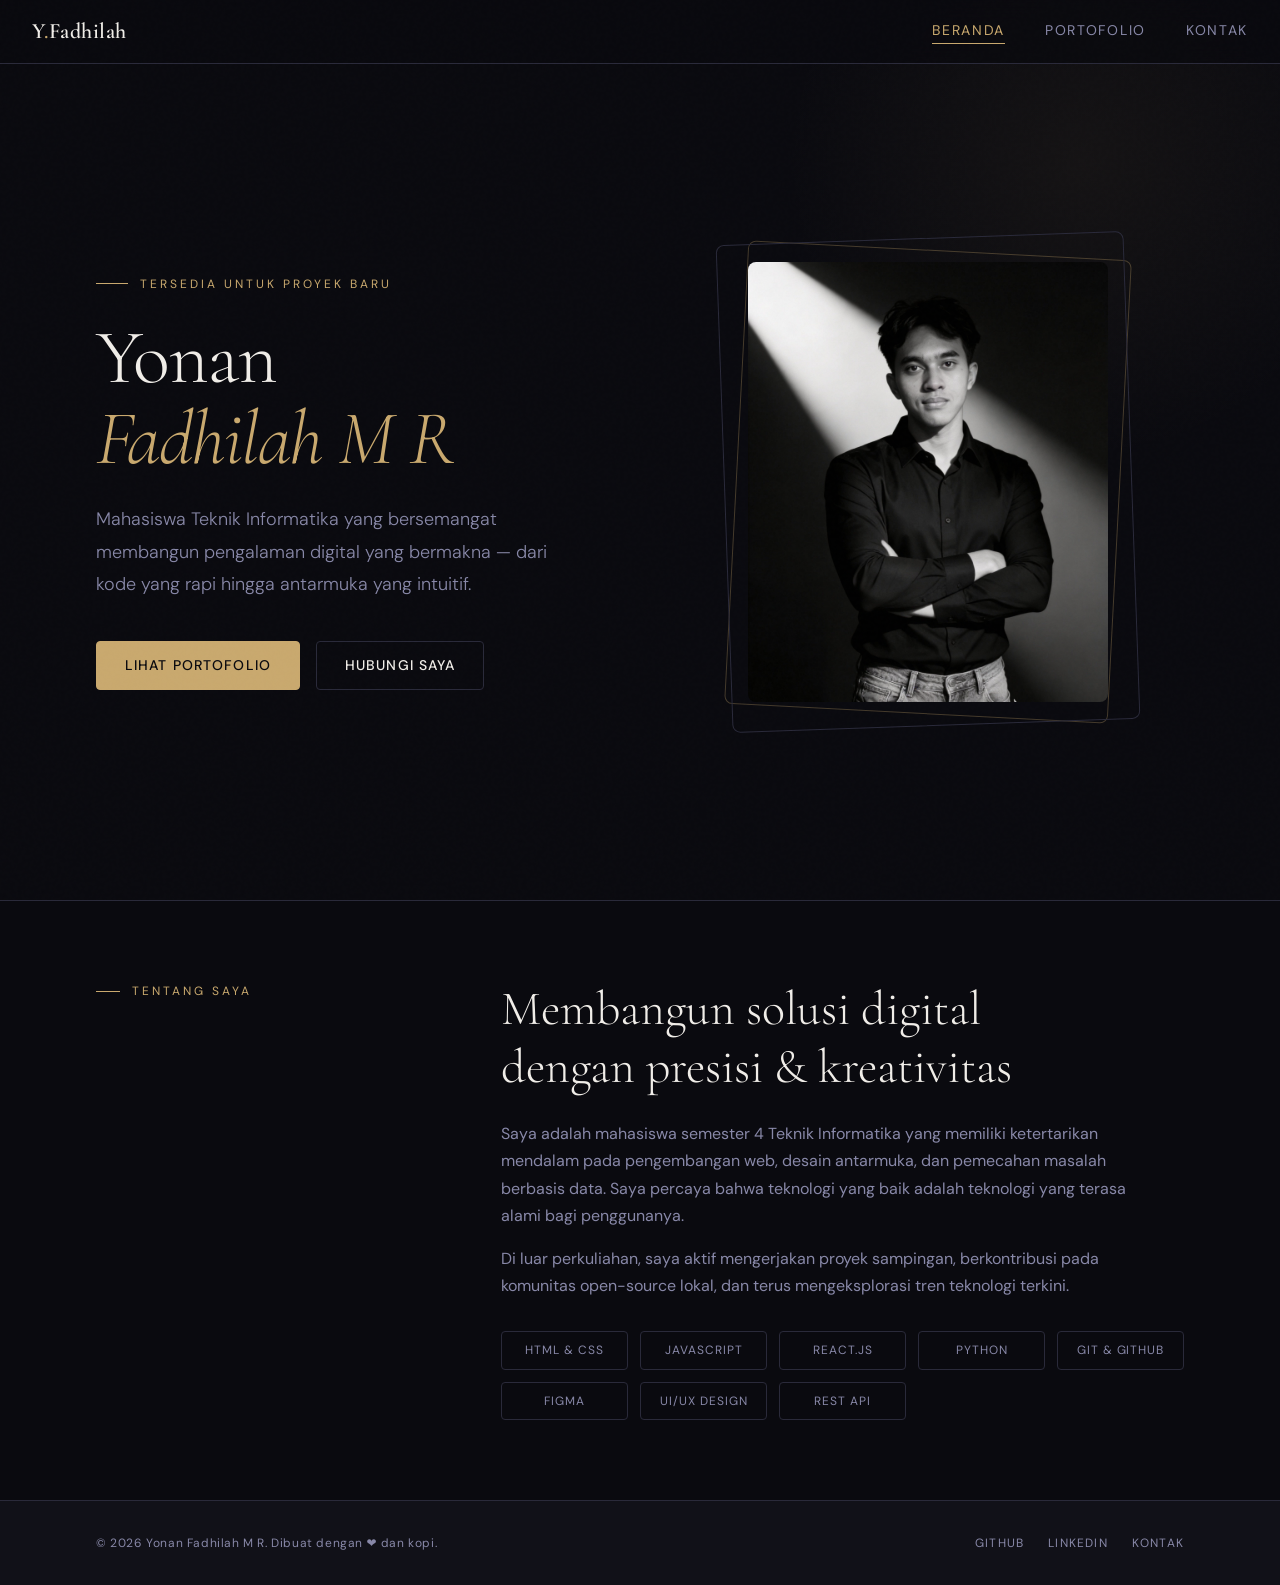
<file: index.html>
<!DOCTYPE html>
<html lang="id">
<head>
  <meta charset="UTF-8">
  <meta name="viewport" content="width=device-width, initial-scale=1.0">
  <meta name="description" content="Portofolio pribadi Yonan Fadhilah M R — Mahasiswa Teknik Informatika yang berfokus pada pengembangan web dan desain UI/UX.">
  <title>Yonan Fadhilah M R — Portfolio</title>
  <link rel="icon" type="image/svg+xml" href="favicon.svg">
  <link rel="stylesheet" href="main.css">
</head>
<body>
 
  <!-- ── HEADER ── -->
  <header>
    <a href="index.html" class="header__logo" aria-label="Kembali ke halaman utama">Y<span>.</span>Fadhilah</a>
 
    <button class="nav__toggle" aria-label="Buka navigasi" aria-expanded="false" onclick="toggleNav(this)">
      <span></span>
      <span></span>
      <span></span>
    </button>
 
    <nav id="main-nav" aria-label="Navigasi utama">
      <a href="index.html"      class="nav__link active">Beranda</a>
      <a href="portofolio.html"  class="nav__link">Portofolio</a>
      <a href="contact.html"    class="nav__link">Kontak</a>
    </nav>
  </header>
 
  <!-- ── MAIN ── -->
  <main>
 
    <!-- Hero Section -->
    <section class="hero" aria-label="Perkenalan">
      <div class="hero__content">
        <p class="hero__eyebrow">Tersedia untuk proyek baru</p>
        <h1 class="hero__name">
          Yonan<br><em>Fadhilah M R</em>
        </h1>
        <p class="hero__tagline">
          Mahasiswa Teknik Informatika yang bersemangat membangun
          pengalaman digital yang bermakna — dari kode yang rapi
          hingga antarmuka yang intuitif.
        </p>
        <div class="hero__cta">
          <a href="portfolio.html" class="btn btn--primary">Lihat Portofolio</a>
          <a href="contact.html"   class="btn btn--outline">Hubungi Saya</a>
        </div>
      </div>
 
      <div class="hero__visual">
        <div class="hero__photo-frame">
          <img class="hero__photo" src="foto-profil.jpeg" alt="Foto profil Yonan Fadhilah M R">
        </div>
      </div>
    </section>
 
    <!-- About Strip -->
    <section class="about-strip" aria-label="Tentang saya">
      <div>
        <p class="section-label">Tentang Saya</p>
      </div>
      <div class="about__body">
        <h2 class="about__heading">
          Membangun solusi digital<br>dengan presisi &amp; kreativitas
        </h2>
        <p>
          Saya adalah mahasiswa semester 4 Teknik Informatika yang memiliki ketertarikan mendalam
          pada pengembangan web, desain antarmuka, dan pemecahan masalah berbasis data. Saya percaya
          bahwa teknologi yang baik adalah teknologi yang terasa alami bagi penggunanya.
        </p>
        <p>
          Di luar perkuliahan, saya aktif mengerjakan proyek sampingan, berkontribusi pada komunitas
          open-source lokal, dan terus mengeksplorasi tren teknologi terkini.
        </p>
 
        <div class="skills-grid" aria-label="Keahlian teknis">
          <span class="skill-tag">HTML &amp; CSS</span>
          <span class="skill-tag">JavaScript</span>
          <span class="skill-tag">React.js</span>
          <span class="skill-tag">Python</span>
          <span class="skill-tag">Git &amp; GitHub</span>
          <span class="skill-tag">Figma</span>
          <span class="skill-tag">UI/UX Design</span>
          <span class="skill-tag">REST API</span>
        </div>
      </div>
    </section>
 
  </main>
 
  <!-- ── FOOTER ── -->
  <footer>
    <p class="footer__copy">&copy; 2026 Yonan Fadhilah M R. Dibuat dengan ❤ dan kopi.</p>
    <nav class="footer__links" aria-label="Tautan sosial">
      <a href="https://github.com"    class="footer__link" target="_blank" rel="noopener noreferrer">GitHub</a>
      <a href="https://linkedin.com"  class="footer__link" target="_blank" rel="noopener noreferrer">LinkedIn</a>
      <a href="contact.html"          class="footer__link">Kontak</a>
    </nav>
  </footer>
 
  <script>
    function toggleNav(btn) {
      const nav = document.getElementById('main-nav');
      const isOpen = nav.classList.toggle('open');
      btn.setAttribute('aria-expanded', isOpen);
    }
  </script>
</body>
</html>
</file>
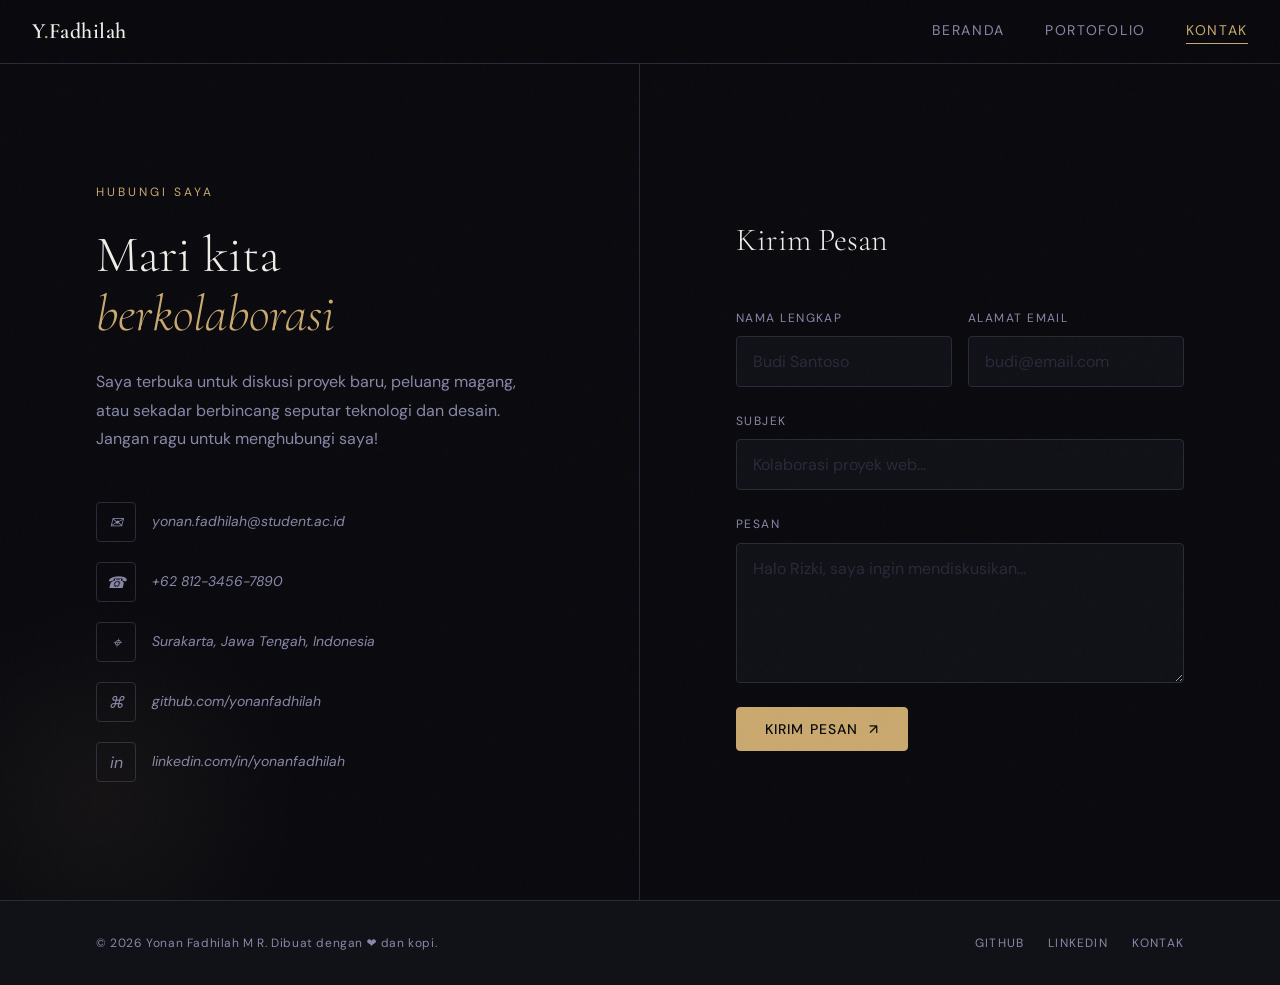
<file: contact.html>
<!DOCTYPE html>
<html lang="id">
<head>
  <meta charset="UTF-8">
  <meta name="viewport" content="width=device-width, initial-scale=1.0">
  <meta name="description" content="Hubungi Yonan Fadhilah M R untuk kolaborasi proyek, pertanyaan, atau sekadar menyapa.">
  <title>Kontak — Yonan Fadhilah M R</title>
  <link rel="icon" type="image/svg+xml" href="favicon.svg">
  <link rel="stylesheet" href="main.css">
</head>
<body>

  <!-- ── HEADER ── -->
  <header>
    <a href="index.html" class="header__logo" aria-label="Kembali ke halaman utama">Y<span>.</span>Fadhilah</a>

    <button class="nav__toggle" aria-label="Buka navigasi" aria-expanded="false" onclick="toggleNav(this)">
      <span></span>
      <span></span>
      <span></span>
    </button>

    <nav id="main-nav" aria-label="Navigasi utama">
      <a href="index.html"      class="nav__link">Beranda</a>
      <a href="portfolio.html"  class="nav__link">Portofolio</a>
      <a href="contact.html"    class="nav__link active">Kontak</a>
    </nav>
  </header>

  <!-- ── MAIN ── -->
  <main>
    <div class="contact-layout">

      <!-- Info Side -->
      <section class="contact-info" aria-label="Informasi kontak">
        <p class="contact-info__eyebrow">Hubungi Saya</p>
        <h1 class="contact-info__title">
          Mari kita<br><em>berkolaborasi</em>
        </h1>
        <p class="contact-info__body">
          Saya terbuka untuk diskusi proyek baru, peluang magang,
          atau sekadar berbincang seputar teknologi dan desain.
          Jangan ragu untuk menghubungi saya!
        </p>

        <address class="contact-details">
          <a href="mailto:yonan.fadhilah@student.ac.id" class="contact-detail">
            <span class="contact-detail__icon" aria-hidden="true">✉</span>
            <span>yonan.fadhilah@student.ac.id</span>
          </a>
          <a href="tel:+6281234567890" class="contact-detail">
            <span class="contact-detail__icon" aria-hidden="true">☎</span>
            <span>+62 812-3456-7890</span>
          </a>
          <span class="contact-detail">
            <span class="contact-detail__icon" aria-hidden="true">⌖</span>
            <span>Surakarta, Jawa Tengah, Indonesia</span>
          </span>
          <a href="https://github.com/yonanfadhilah" class="contact-detail" target="_blank" rel="noopener noreferrer">
            <span class="contact-detail__icon" aria-hidden="true">⌘</span>
            <span>github.com/yonanfadhilah</span>
          </a>
          <a href="https://linkedin.com/in/yonanfadhilah" class="contact-detail" target="_blank" rel="noopener noreferrer">
            <span class="contact-detail__icon" aria-hidden="true">in</span>
            <span>linkedin.com/in/yonanfadhilah</span>
          </a>
        </address>
      </section>

      <!-- Form Side -->
      <section class="contact-form-wrap" aria-label="Formulir kontak">
        <h2>Kirim Pesan</h2>

        <!-- Form tidak fungsional — hanya desain sesuai spesifikasi tugas -->
        <div role="form" aria-label="Formulir kirim pesan">

          <div class="form-grid">
            <div class="form-group">
              <label for="nama">Nama Lengkap</label>
              <input
                type="text"
                id="nama"
                name="nama"
                class="form-control"
                placeholder="Budi Santoso"
                autocomplete="name"
              >
            </div>
            <div class="form-group">
              <label for="email">Alamat Email</label>
              <input
                type="email"
                id="email"
                name="email"
                class="form-control"
                placeholder="budi@email.com"
                autocomplete="email"
              >
            </div>
          </div>

          <div class="form-group">
            <label for="subjek">Subjek</label>
            <input
              type="text"
              id="subjek"
              name="subjek"
              class="form-control"
              placeholder="Kolaborasi proyek web..."
            >
          </div>

          <div class="form-group">
            <label for="pesan">Pesan</label>
            <textarea
              id="pesan"
              name="pesan"
              class="form-control"
              placeholder="Halo Rizki, saya ingin mendiskusikan..."
              aria-describedby="pesan-hint"
            ></textarea>
            <span id="pesan-hint" style="display:none">Tulis pesan Anda di sini</span>
          </div>

          <button type="button" class="btn btn--primary">
            Kirim Pesan &nbsp;↗
          </button>

        </div>
      </section>

    </div>
  </main>

  <!-- ── FOOTER ── -->
  <footer>
    <p class="footer__copy">&copy; 2026 Yonan Fadhilah M R. Dibuat dengan ❤ dan kopi.</p>
    <nav class="footer__links" aria-label="Tautan sosial">
      <a href="https://github.com"    class="footer__link" target="_blank" rel="noopener noreferrer">GitHub</a>
      <a href="https://linkedin.com"  class="footer__link" target="_blank" rel="noopener noreferrer">LinkedIn</a>
      <a href="contact.html"          class="footer__link">Kontak</a>
    </nav>
  </footer>

  <script>
    function toggleNav(btn) {
      const nav = document.getElementById('main-nav');
      const isOpen = nav.classList.toggle('open');
      btn.setAttribute('aria-expanded', isOpen);
    }
  </script>
</body>
</html>
</file>
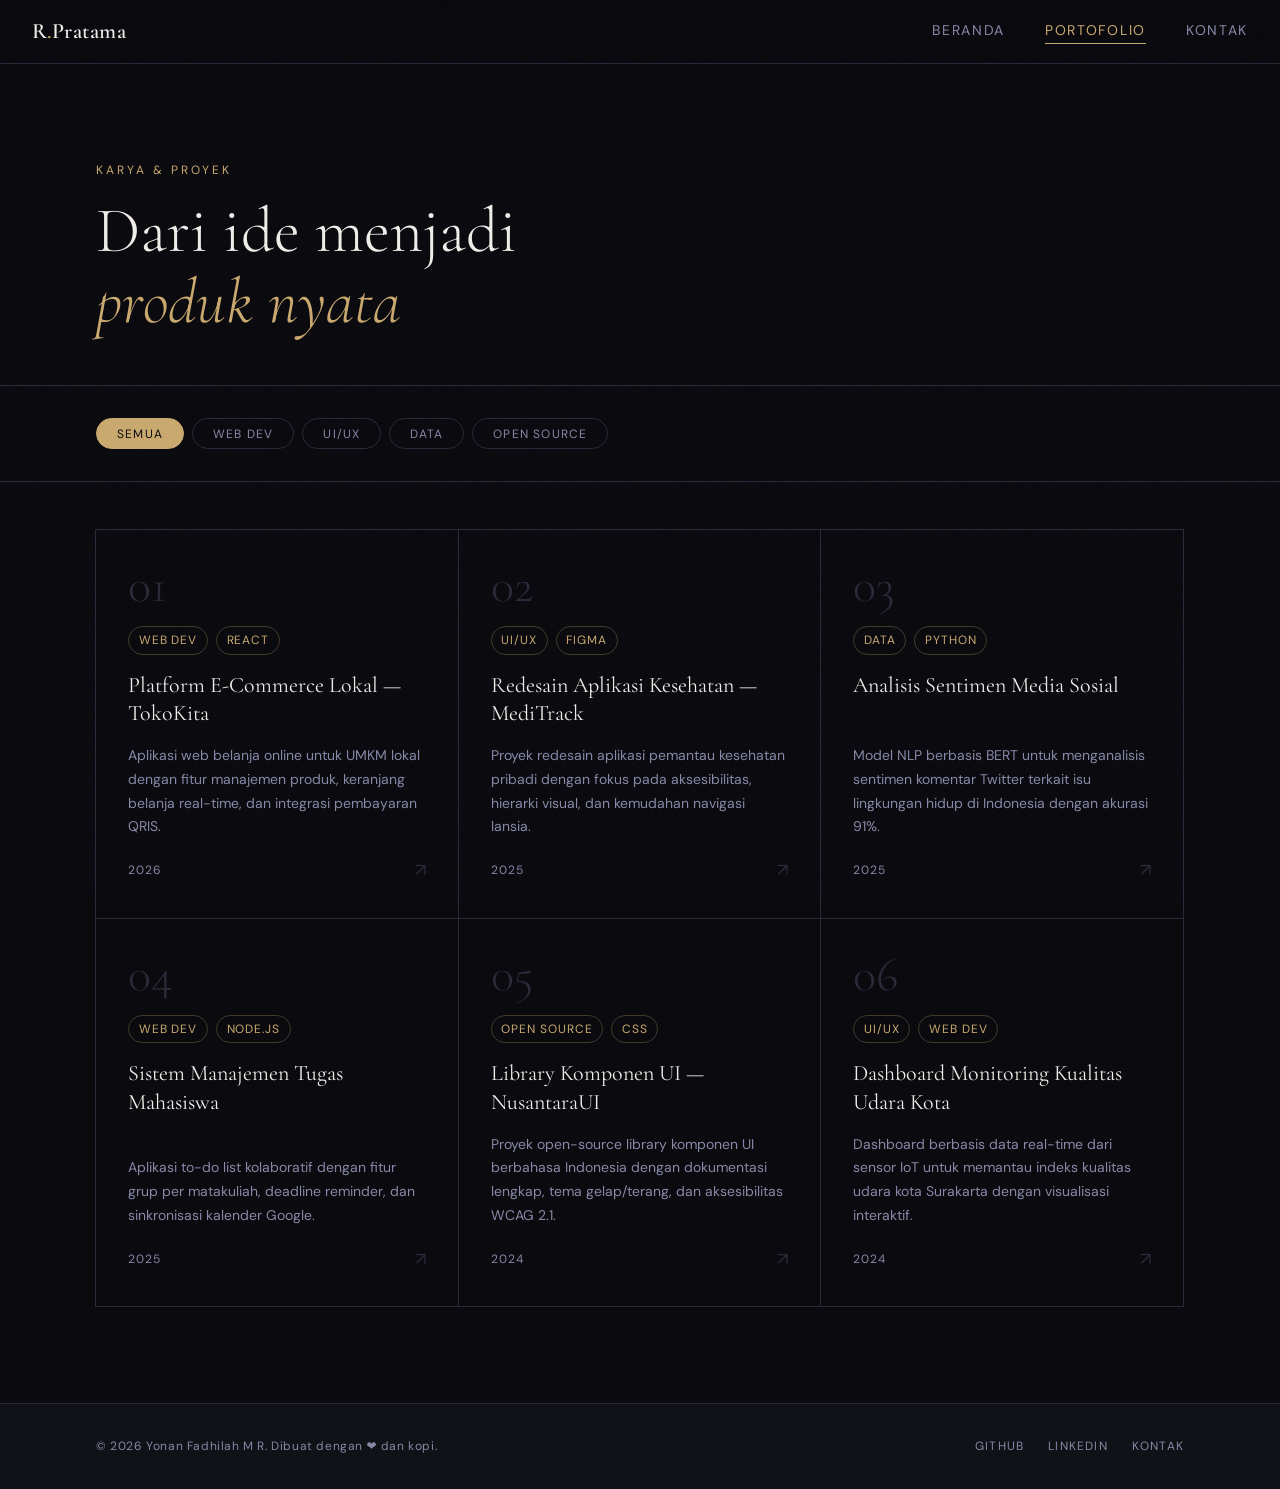
<file: portofolio.html>
<!DOCTYPE html>
<html lang="id">
<head>
  <meta charset="UTF-8">
  <meta name="viewport" content="width=device-width, initial-scale=1.0">
  <meta name="description" content="Kumpulan proyek dan pengalaman Yonan Fadhilah M R dalam pengembangan web, desain UI/UX, dan teknologi informasi.">
  <title>Portofolio — Yonan Fadhilah M R</title>
  <link rel="icon" type="image/svg+xml" href="favicon.svg">
  <link rel="stylesheet" href="main.css">
</head>
<body>
 
  <!-- ── HEADER ── -->
  <header>
    <a href="index.html" class="header__logo" aria-label="Kembali ke halaman utama">R<span>.</span>Pratama</a>
 
    <button class="nav__toggle" aria-label="Buka navigasi" aria-expanded="false" onclick="toggleNav(this)">
      <span></span>
      <span></span>
      <span></span>
    </button>
 
    <nav id="main-nav" aria-label="Navigasi utama">
      <a href="index.html"      class="nav__link">Beranda</a>
      <a href="portfolio.html"  class="nav__link active">Portofolio</a>
      <a href="contact.html"    class="nav__link">Kontak</a>
    </nav>
  </header>
 
  <!-- ── MAIN ── -->
  <main>
 
    <!-- Page Hero -->
    <section class="page-hero" aria-label="Judul halaman portofolio">
      <p class="page-hero__kicker">Karya &amp; Proyek</p>
      <h1 class="page-hero__title">
        Dari ide menjadi<br><em>produk nyata</em>
      </h1>
    </section>
 
    <!-- Filter -->
    <div class="portfolio-filter" role="group" aria-label="Filter kategori proyek">
      <button class="filter-btn active" aria-pressed="true">Semua</button>
      <button class="filter-btn" aria-pressed="false">Web Dev</button>
      <button class="filter-btn" aria-pressed="false">UI/UX</button>
      <button class="filter-btn" aria-pressed="false">Data</button>
      <button class="filter-btn" aria-pressed="false">Open Source</button>
    </div>
 
    <!-- Projects Grid -->
    <section class="projects-grid" aria-label="Daftar proyek">
 
      <!-- Project 1 -->
      <article class="project-card">
        <span class="project-card__number" aria-hidden="true">01</span>
        <div class="project-card__tags">
          <span class="tag">Web Dev</span>
          <span class="tag">React</span>
        </div>
        <h2 class="project-card__title">
          Platform E-Commerce Lokal — TokoKita
        </h2>
        <p class="project-card__desc">
          Aplikasi web belanja online untuk UMKM lokal dengan fitur manajemen produk,
          keranjang belanja real-time, dan integrasi pembayaran QRIS.
        </p>
        <div class="project-card__footer">
          <span class="project-card__year">2026</span>
          <span class="project-card__arrow" aria-hidden="true">↗</span>
        </div>
      </article>
 
      <!-- Project 2 -->
      <article class="project-card">
        <span class="project-card__number" aria-hidden="true">02</span>
        <div class="project-card__tags">
          <span class="tag">UI/UX</span>
          <span class="tag">Figma</span>
        </div>
        <h2 class="project-card__title">
          Redesain Aplikasi Kesehatan — MediTrack
        </h2>
        <p class="project-card__desc">
          Proyek redesain aplikasi pemantau kesehatan pribadi dengan fokus pada
          aksesibilitas, hierarki visual, dan kemudahan navigasi lansia.
        </p>
        <div class="project-card__footer">
          <span class="project-card__year">2025</span>
          <span class="project-card__arrow" aria-hidden="true">↗</span>
        </div>
      </article>
 
      <!-- Project 3 -->
      <article class="project-card">
        <span class="project-card__number" aria-hidden="true">03</span>
        <div class="project-card__tags">
          <span class="tag">Data</span>
          <span class="tag">Python</span>
        </div>
        <h2 class="project-card__title">
          Analisis Sentimen Media Sosial
        </h2>
        <p class="project-card__desc">
          Model NLP berbasis BERT untuk menganalisis sentimen komentar Twitter
          terkait isu lingkungan hidup di Indonesia dengan akurasi 91%.
        </p>
        <div class="project-card__footer">
          <span class="project-card__year">2025</span>
          <span class="project-card__arrow" aria-hidden="true">↗</span>
        </div>
      </article>
 
      <!-- Project 4 -->
      <article class="project-card">
        <span class="project-card__number" aria-hidden="true">04</span>
        <div class="project-card__tags">
          <span class="tag">Web Dev</span>
          <span class="tag">Node.js</span>
        </div>
        <h2 class="project-card__title">
          Sistem Manajemen Tugas Mahasiswa
        </h2>
        <p class="project-card__desc">
          Aplikasi to-do list kolaboratif dengan fitur grup per matakuliah,
          deadline reminder, dan sinkronisasi kalender Google.
        </p>
        <div class="project-card__footer">
          <span class="project-card__year">2025</span>
          <span class="project-card__arrow" aria-hidden="true">↗</span>
        </div>
      </article>
 
      <!-- Project 5 -->
      <article class="project-card">
        <span class="project-card__number" aria-hidden="true">05</span>
        <div class="project-card__tags">
          <span class="tag">Open Source</span>
          <span class="tag">CSS</span>
        </div>
        <h2 class="project-card__title">
          Library Komponen UI — NusantaraUI
        </h2>
        <p class="project-card__desc">
          Proyek open-source library komponen UI berbahasa Indonesia dengan
          dokumentasi lengkap, tema gelap/terang, dan aksesibilitas WCAG 2.1.
        </p>
        <div class="project-card__footer">
          <span class="project-card__year">2024</span>
          <span class="project-card__arrow" aria-hidden="true">↗</span>
        </div>
      </article>
 
      <!-- Project 6 -->
      <article class="project-card">
        <span class="project-card__number" aria-hidden="true">06</span>
        <div class="project-card__tags">
          <span class="tag">UI/UX</span>
          <span class="tag">Web Dev</span>
        </div>
        <h2 class="project-card__title">
          Dashboard Monitoring Kualitas Udara Kota
        </h2>
        <p class="project-card__desc">
          Dashboard berbasis data real-time dari sensor IoT untuk memantau
          indeks kualitas udara kota Surakarta dengan visualisasi interaktif.
        </p>
        <div class="project-card__footer">
          <span class="project-card__year">2024</span>
          <span class="project-card__arrow" aria-hidden="true">↗</span>
        </div>
      </article>
 
    </section>
  </main>
 
  <!-- ── FOOTER ── -->
  <footer>
    <p class="footer__copy">&copy; 2026 Yonan Fadhilah M R. Dibuat dengan ❤ dan kopi.</p>
    <nav class="footer__links" aria-label="Tautan sosial">
      <a href="https://github.com"    class="footer__link" target="_blank" rel="noopener noreferrer">GitHub</a>
      <a href="https://linkedin.com"  class="footer__link" target="_blank" rel="noopener noreferrer">LinkedIn</a>
      <a href="contact.html"          class="footer__link">Kontak</a>
    </nav>
  </footer>
 
  <script>
    function toggleNav(btn) {
      const nav = document.getElementById('main-nav');
      const isOpen = nav.classList.toggle('open');
      btn.setAttribute('aria-expanded', isOpen);
    }
 
    // Filter button interaction
    document.querySelectorAll('.filter-btn').forEach(btn => {
      btn.addEventListener('click', function() {
        document.querySelectorAll('.filter-btn').forEach(b => {
          b.classList.remove('active');
          b.setAttribute('aria-pressed', 'false');
        });
        this.classList.add('active');
        this.setAttribute('aria-pressed', 'true');
      });
    });
  </script>
</body>
</html>
</file>
<file: main.css>
@import url('https://fonts.googleapis.com/css2?family=Cormorant+Garamond:ital,wght@0,300;0,400;0,600;1,300;1,400&family=DM+Sans:ital,opsz,wght@0,9..40,300;0,9..40,400;0,9..40,500;1,9..40,300&display=swap');

/* ── CSS Variables ── */
:root {
  --clr-bg:        #0a0a0f;
  --clr-surface:   #111118;
  --clr-surface2:  #1a1a26;
  --clr-border:    #2a2a3a;
  --clr-text:      #f0ede8;
  --clr-muted:     #8888a8;
  --clr-accent:    #c9a96e;
  --clr-accent2:   #e8c98a;
  --clr-white:     #ffffff;

  --ff-display:    'Cormorant Garamond', Georgia, serif;
  --ff-body:       'DM Sans', system-ui, sans-serif;

  --fs-xs:   0.75rem;
  --fs-sm:   0.875rem;
  --fs-base: 1rem;
  --fs-lg:   1.125rem;
  --fs-xl:   1.375rem;
  --fs-2xl:  2rem;
  --fs-3xl:  3rem;
  --fs-4xl:  4.5rem;
  --fs-5xl:  6.5rem;

  --radius-sm: 4px;
  --radius-md: 8px;
  --radius-lg: 16px;

  --transition: 0.35s cubic-bezier(0.4, 0, 0.2, 1);
  --shadow: 0 8px 32px rgba(0,0,0,0.6);
}

/* ── Reset ── */
*, *::before, *::after {
  box-sizing: border-box;
  margin: 0;
  padding: 0;
}

html {
  scroll-behavior: smooth;
  font-size: 16px;
}

body {
  background-color: var(--clr-bg);
  color: var(--clr-text);
  font-family: var(--ff-body);
  font-size: var(--fs-base);
  line-height: 1.7;
  min-height: 100vh;
  display: flex;
  flex-direction: column;
  overflow-x: hidden;
}

img {
  max-width: 100%;
  display: block;
}

a {
  color: inherit;
  text-decoration: none;
}

ul, ol {
  list-style: none;
}

/* ── Noise texture overlay ── */
body::before {
  content: '';
  position: fixed;
  inset: 0;
  background-image: url("data:image/svg+xml,%3Csvg viewBox='0 0 256 256' xmlns='http://www.w3.org/2000/svg'%3E%3Cfilter id='noise'%3E%3CfeTurbulence type='fractalNoise' baseFrequency='0.9' numOctaves='4' stitchTiles='stitch'/%3E%3C/filter%3E%3Crect width='100%25' height='100%25' filter='url(%23noise)' opacity='0.03'/%3E%3C/svg%3E");
  pointer-events: none;
  z-index: 999;
  opacity: 0.4;
}

/* ============================================================
   HEADER & NAVIGATION
   ============================================================ */
header {
  position: fixed;
  top: 0;
  left: 0;
  right: 0;
  z-index: 100;
  padding: 0 2rem;
  background: rgba(10, 10, 15, 0.85);
  backdrop-filter: blur(12px);
  -webkit-backdrop-filter: blur(12px);
  border-bottom: 1px solid var(--clr-border);
  height: 64px;
  display: flex;
  align-items: center;
  justify-content: space-between;
}

.header__logo {
  font-family: var(--ff-display);
  font-size: var(--fs-xl);
  font-weight: 600;
  letter-spacing: 0.02em;
  color: var(--clr-text);
  transition: color var(--transition);
}

.header__logo span {
  color: var(--clr-accent);
}

.header__logo:hover {
  color: var(--clr-accent);
}

nav {
  display: flex;
  align-items: center;
  gap: 2.5rem;
}

.nav__link {
  font-size: var(--fs-sm);
  font-weight: 400;
  letter-spacing: 0.12em;
  text-transform: uppercase;
  color: var(--clr-muted);
  position: relative;
  padding-bottom: 2px;
  transition: color var(--transition);
}

.nav__link::after {
  content: '';
  position: absolute;
  bottom: 0;
  left: 0;
  width: 0;
  height: 1px;
  background: var(--clr-accent);
  transition: width var(--transition);
}

.nav__link:hover,
.nav__link.active {
  color: var(--clr-accent);
}

.nav__link:hover::after,
.nav__link.active::after {
  width: 100%;
}

/* Hamburger (mobile) */
.nav__toggle {
  display: none;
  flex-direction: column;
  gap: 5px;
  cursor: pointer;
  background: none;
  border: none;
  padding: 4px;
}

.nav__toggle span {
  display: block;
  width: 24px;
  height: 2px;
  background: var(--clr-text);
  border-radius: 2px;
  transition: all var(--transition);
}

/* ============================================================
   MAIN CONTENT
   ============================================================ */
main {
  flex: 1;
  padding-top: 64px; /* offset for fixed header */
}

/* ============================================================
   HERO SECTION (index.html)
   ============================================================ */
.hero {
  min-height: calc(100vh - 64px);
  display: grid;
  grid-template-columns: 1fr 1fr;
  align-items: center;
  padding: 4rem 6rem;
  gap: 4rem;
  position: relative;
}

.hero::before {
  content: '';
  position: absolute;
  top: -200px;
  right: -100px;
  width: 600px;
  height: 600px;
  background: radial-gradient(circle, rgba(201, 169, 110, 0.06) 0%, transparent 70%);
  pointer-events: none;
}

.hero__eyebrow {
  font-size: var(--fs-xs);
  letter-spacing: 0.25em;
  text-transform: uppercase;
  color: var(--clr-accent);
  margin-bottom: 1.5rem;
  display: flex;
  align-items: center;
  gap: 0.75rem;
}

.hero__eyebrow::before {
  content: '';
  display: inline-block;
  width: 32px;
  height: 1px;
  background: var(--clr-accent);
}

.hero__name {
  font-family: var(--ff-display);
  font-size: clamp(3rem, 6vw, var(--fs-5xl));
  font-weight: 300;
  line-height: 1.05;
  letter-spacing: -0.02em;
  margin-bottom: 1.5rem;
  color: var(--clr-text);
}

.hero__name em {
  font-style: italic;
  color: var(--clr-accent);
}

.hero__tagline {
  font-size: var(--fs-lg);
  font-weight: 300;
  color: var(--clr-muted);
  margin-bottom: 2.5rem;
  max-width: 480px;
  line-height: 1.8;
}

.hero__cta {
  display: flex;
  gap: 1rem;
  flex-wrap: wrap;
}

.btn {
  display: inline-flex;
  align-items: center;
  gap: 0.5rem;
  padding: 0.75rem 1.75rem;
  font-family: var(--ff-body);
  font-size: var(--fs-sm);
  font-weight: 500;
  letter-spacing: 0.08em;
  text-transform: uppercase;
  border-radius: var(--radius-sm);
  cursor: pointer;
  transition: all var(--transition);
  border: 1px solid transparent;
}

.btn--primary {
  background: var(--clr-accent);
  color: var(--clr-bg);
  border-color: var(--clr-accent);
}

.btn--primary:hover {
  background: var(--clr-accent2);
  border-color: var(--clr-accent2);
  transform: translateY(-2px);
  box-shadow: 0 8px 24px rgba(201, 169, 110, 0.25);
}

.btn--outline {
  background: transparent;
  color: var(--clr-text);
  border-color: var(--clr-border);
}

.btn--outline:hover {
  border-color: var(--clr-accent);
  color: var(--clr-accent);
  transform: translateY(-2px);
}

/* Hero image side */
.hero__visual {
  display: flex;
  justify-content: center;
  align-items: center;
  position: relative;
}

.hero__photo-frame {
  position: relative;
  width: 360px;
  height: 440px;
}

.hero__photo-frame::before {
  content: '';
  position: absolute;
  inset: -12px;
  border: 1px solid var(--clr-accent);
  opacity: 0.3;
  border-radius: var(--radius-md);
  transform: rotate(3deg);
}

.hero__photo-frame::after {
  content: '';
  position: absolute;
  inset: -24px;
  border: 1px solid var(--clr-border);
  border-radius: var(--radius-md);
  transform: rotate(-2deg);
}

.hero__photo {
  width: 100%;
  height: 100%;
  object-fit: cover;
  border-radius: var(--radius-md);
  position: relative;
  z-index: 1;
  filter: grayscale(20%);
  transition: filter var(--transition);
}

.hero__photo:hover {
  filter: grayscale(0%);
}

/* placeholder avatar */
.avatar-placeholder {
  width: 100%;
  height: 100%;
  border-radius: var(--radius-md);
  background: var(--clr-surface2);
  display: flex;
  flex-direction: column;
  align-items: center;
  justify-content: center;
  gap: 1rem;
  color: var(--clr-muted);
  font-size: var(--fs-sm);
  position: relative;
  z-index: 1;
  border: 1px solid var(--clr-border);
  overflow: hidden;
}

.avatar-placeholder::before {
  content: '';
  position: absolute;
  bottom: -20px;
  left: 50%;
  transform: translateX(-50%);
  width: 160px;
  height: 200px;
  background: var(--clr-border);
  border-radius: 50% 50% 0 0;
}

.avatar-placeholder .avatar-head {
  width: 80px;
  height: 80px;
  border-radius: 50%;
  background: var(--clr-border);
  position: relative;
  z-index: 1;
}

/* ── About Section (index) ── */
.about-strip {
  padding: 5rem 6rem;
  border-top: 1px solid var(--clr-border);
  display: grid;
  grid-template-columns: 1fr 2fr;
  gap: 4rem;
  align-items: start;
}

.section-label {
  font-size: var(--fs-xs);
  letter-spacing: 0.25em;
  text-transform: uppercase;
  color: var(--clr-accent);
  display: flex;
  align-items: center;
  gap: 0.75rem;
}

.section-label::before {
  content: '';
  display: inline-block;
  width: 24px;
  height: 1px;
  background: var(--clr-accent);
}

.about__heading {
  font-family: var(--ff-display);
  font-size: var(--fs-3xl);
  font-weight: 300;
  line-height: 1.2;
  margin-bottom: 1.5rem;
  color: var(--clr-text);
}

.about__body p {
  color: var(--clr-muted);
  margin-bottom: 1rem;
  max-width: 640px;
}

/* Skills grid */
.skills-grid {
  display: grid;
  grid-template-columns: repeat(auto-fit, minmax(120px, 1fr));
  gap: 0.75rem;
  margin-top: 2rem;
}

.skill-tag {
  padding: 0.5rem 1rem;
  border: 1px solid var(--clr-border);
  border-radius: var(--radius-sm);
  font-size: var(--fs-xs);
  letter-spacing: 0.08em;
  text-transform: uppercase;
  color: var(--clr-muted);
  text-align: center;
  transition: all var(--transition);
}

.skill-tag:hover {
  border-color: var(--clr-accent);
  color: var(--clr-accent);
  background: rgba(201, 169, 110, 0.05);
}

/* ============================================================
   PORTFOLIO PAGE
   ============================================================ */
.page-hero {
  padding: 6rem 6rem 3rem;
  border-bottom: 1px solid var(--clr-border);
}

.page-hero__kicker {
  font-size: var(--fs-xs);
  letter-spacing: 0.25em;
  text-transform: uppercase;
  color: var(--clr-accent);
  margin-bottom: 1rem;
}

.page-hero__title {
  font-family: var(--ff-display);
  font-size: clamp(2.5rem, 5vw, var(--fs-4xl));
  font-weight: 300;
  line-height: 1.1;
  max-width: 700px;
  color: var(--clr-text);
}

.page-hero__title em {
  font-style: italic;
  color: var(--clr-accent);
}

/* Filter tabs */
.portfolio-filter {
  display: flex;
  gap: 0.5rem;
  padding: 2rem 6rem;
  border-bottom: 1px solid var(--clr-border);
  flex-wrap: wrap;
}

.filter-btn {
  padding: 0.4rem 1.25rem;
  border: 1px solid var(--clr-border);
  border-radius: 999px;
  font-family: var(--ff-body);
  font-size: var(--fs-xs);
  letter-spacing: 0.1em;
  text-transform: uppercase;
  color: var(--clr-muted);
  background: transparent;
  cursor: pointer;
  transition: all var(--transition);
}

.filter-btn:hover,
.filter-btn.active {
  background: var(--clr-accent);
  border-color: var(--clr-accent);
  color: var(--clr-bg);
}

/* Projects grid */
.projects-grid {
  display: grid;
  grid-template-columns: repeat(3, 1fr);
  gap: 0;
  padding: 3rem 6rem 6rem;
}

.project-card {
  border: 1px solid var(--clr-border);
  margin: -1px 0 0 -1px;
  padding: 2rem;
  position: relative;
  overflow: hidden;
  transition: background var(--transition);
  display: flex;
  flex-direction: column;
  gap: 1rem;
  min-height: 280px;
}

.project-card::before {
  content: '';
  position: absolute;
  inset: 0;
  background: rgba(201, 169, 110, 0.03);
  opacity: 0;
  transition: opacity var(--transition);
}

.project-card:hover::before {
  opacity: 1;
}

.project-card:hover .project-card__arrow {
  transform: translate(4px, -4px);
  color: var(--clr-accent);
}

.project-card__number {
  font-family: var(--ff-display);
  font-size: var(--fs-3xl);
  font-weight: 300;
  color: var(--clr-border);
  line-height: 1;
  transition: color var(--transition);
}

.project-card:hover .project-card__number {
  color: var(--clr-accent);
  opacity: 0.3;
}

.project-card__tags {
  display: flex;
  gap: 0.5rem;
  flex-wrap: wrap;
}

.tag {
  font-size: var(--fs-xs);
  letter-spacing: 0.08em;
  text-transform: uppercase;
  color: var(--clr-accent);
  padding: 0.2rem 0.6rem;
  border: 1px solid rgba(201, 169, 110, 0.3);
  border-radius: 999px;
}

.project-card__title {
  font-family: var(--ff-display);
  font-size: var(--fs-xl);
  font-weight: 400;
  color: var(--clr-text);
  line-height: 1.3;
  flex: 1;
}

.project-card__desc {
  font-size: var(--fs-sm);
  color: var(--clr-muted);
  line-height: 1.7;
}

.project-card__footer {
  display: flex;
  justify-content: space-between;
  align-items: center;
  margin-top: auto;
}

.project-card__year {
  font-size: var(--fs-xs);
  color: var(--clr-muted);
  letter-spacing: 0.08em;
}

.project-card__arrow {
  font-size: var(--fs-lg);
  color: var(--clr-border);
  transition: all var(--transition);
}

/* ============================================================
   CONTACT PAGE
   ============================================================ */
.contact-layout {
  display: grid;
  grid-template-columns: 1fr 1fr;
  min-height: calc(100vh - 64px);
}

.contact-info {
  padding: 6rem;
  border-right: 1px solid var(--clr-border);
  display: flex;
  flex-direction: column;
  justify-content: center;
  position: relative;
  overflow: hidden;
}

.contact-info::before {
  content: '';
  position: absolute;
  bottom: -100px;
  left: -100px;
  width: 400px;
  height: 400px;
  background: radial-gradient(circle, rgba(201, 169, 110, 0.06) 0%, transparent 70%);
  pointer-events: none;
}

.contact-info__eyebrow {
  font-size: var(--fs-xs);
  letter-spacing: 0.25em;
  text-transform: uppercase;
  color: var(--clr-accent);
  margin-bottom: 1.5rem;
}

.contact-info__title {
  font-family: var(--ff-display);
  font-size: clamp(2.5rem, 4vw, 4rem);
  font-weight: 300;
  line-height: 1.15;
  margin-bottom: 1.5rem;
  color: var(--clr-text);
}

.contact-info__title em {
  font-style: italic;
  color: var(--clr-accent);
}

.contact-info__body {
  color: var(--clr-muted);
  margin-bottom: 3rem;
  max-width: 420px;
  line-height: 1.8;
}

.contact-details {
  display: flex;
  flex-direction: column;
  gap: 1.25rem;
}

.contact-detail {
  display: flex;
  align-items: center;
  gap: 1rem;
  color: var(--clr-muted);
  font-size: var(--fs-sm);
  transition: color var(--transition);
}

.contact-detail:hover {
  color: var(--clr-accent);
}

.contact-detail__icon {
  width: 40px;
  height: 40px;
  border: 1px solid var(--clr-border);
  border-radius: var(--radius-sm);
  display: flex;
  align-items: center;
  justify-content: center;
  font-size: var(--fs-base);
  transition: all var(--transition);
  flex-shrink: 0;
}

.contact-detail:hover .contact-detail__icon {
  border-color: var(--clr-accent);
  color: var(--clr-accent);
}

/* Form side */
.contact-form-wrap {
  padding: 6rem;
  display: flex;
  flex-direction: column;
  justify-content: center;
}

.contact-form-wrap h2 {
  font-family: var(--ff-display);
  font-size: var(--fs-2xl);
  font-weight: 300;
  margin-bottom: 2.5rem;
  color: var(--clr-text);
}

.form-group {
  display: flex;
  flex-direction: column;
  gap: 0.5rem;
  margin-bottom: 1.5rem;
}

.form-group label {
  font-size: var(--fs-xs);
  letter-spacing: 0.12em;
  text-transform: uppercase;
  color: var(--clr-muted);
}

.form-control {
  width: 100%;
  padding: 0.875rem 1rem;
  background: var(--clr-surface);
  border: 1px solid var(--clr-border);
  border-radius: var(--radius-sm);
  color: var(--clr-text);
  font-family: var(--ff-body);
  font-size: var(--fs-base);
  outline: none;
  transition: border-color var(--transition), box-shadow var(--transition);
}

.form-control::placeholder {
  color: var(--clr-border);
}

.form-control:focus {
  border-color: var(--clr-accent);
  box-shadow: 0 0 0 3px rgba(201, 169, 110, 0.1);
}

textarea.form-control {
  resize: vertical;
  min-height: 140px;
}

.form-grid {
  display: grid;
  grid-template-columns: 1fr 1fr;
  gap: 1rem;
}

/* ============================================================
   FOOTER
   ============================================================ */
footer {
  border-top: 1px solid var(--clr-border);
  padding: 2rem 6rem;
  display: flex;
  align-items: center;
  justify-content: space-between;
  flex-wrap: wrap;
  gap: 1rem;
  background: var(--clr-surface);
}

.footer__copy {
  font-size: var(--fs-xs);
  color: var(--clr-muted);
  letter-spacing: 0.05em;
}

.footer__links {
  display: flex;
  gap: 1.5rem;
}

.footer__link {
  font-size: var(--fs-xs);
  letter-spacing: 0.1em;
  text-transform: uppercase;
  color: var(--clr-muted);
  transition: color var(--transition);
}

.footer__link:hover {
  color: var(--clr-accent);
}

/* ============================================================
   ANIMATIONS
   ============================================================ */
@keyframes fadeUp {
  from { opacity: 0; transform: translateY(24px); }
  to   { opacity: 1; transform: translateY(0); }
}

@keyframes fadeIn {
  from { opacity: 0; }
  to   { opacity: 1; }
}

.hero__eyebrow   { animation: fadeUp 0.6s ease both; animation-delay: 0.1s; }
.hero__name      { animation: fadeUp 0.6s ease both; animation-delay: 0.25s; }
.hero__tagline   { animation: fadeUp 0.6s ease both; animation-delay: 0.4s; }
.hero__cta       { animation: fadeUp 0.6s ease both; animation-delay: 0.55s; }
.hero__visual    { animation: fadeIn 0.8s ease both; animation-delay: 0.3s; }

.project-card {
  animation: fadeUp 0.5s ease both;
}
.project-card:nth-child(1) { animation-delay: 0.05s; }
.project-card:nth-child(2) { animation-delay: 0.1s; }
.project-card:nth-child(3) { animation-delay: 0.15s; }
.project-card:nth-child(4) { animation-delay: 0.2s; }
.project-card:nth-child(5) { animation-delay: 0.25s; }
.project-card:nth-child(6) { animation-delay: 0.3s; }

/* ============================================================
   RESPONSIVE — TABLET (max-width: 1024px)
   ============================================================ */
@media (max-width: 1024px) {
  .hero {
    padding: 4rem 3rem;
    gap: 3rem;
  }

  .about-strip {
    padding: 4rem 3rem;
    gap: 2rem;
  }

  .page-hero   { padding: 5rem 3rem 2.5rem; }
  .portfolio-filter { padding: 1.5rem 3rem; }
  .projects-grid    { padding: 2rem 3rem 4rem; grid-template-columns: repeat(2, 1fr); }

  .contact-info     { padding: 4rem 3rem; }
  .contact-form-wrap { padding: 4rem 3rem; }

  footer { padding: 1.5rem 3rem; }
}

/* ============================================================
   RESPONSIVE — MOBILE (max-width: 768px)
   ============================================================ */
@media (max-width: 768px) {
  /* Header */
  header { padding: 0 1.25rem; }

  .nav__toggle { display: flex; }

  nav {
    position: fixed;
    top: 64px;
    left: 0;
    right: 0;
    background: rgba(10, 10, 15, 0.97);
    backdrop-filter: blur(12px);
    flex-direction: column;
    padding: 2rem 1.25rem;
    gap: 1.5rem;
    border-bottom: 1px solid var(--clr-border);
    transform: translateY(-110%);
    transition: transform var(--transition);
  }

  nav.open {
    transform: translateY(0);
  }

  .nav__link {
    font-size: var(--fs-base);
  }

  /* Hero */
  .hero {
    grid-template-columns: 1fr;
    padding: 3rem 1.25rem 2rem;
    min-height: auto;
    text-align: center;
  }

  .hero__eyebrow {
    justify-content: center;
  }

  .hero__tagline { font-size: var(--fs-base); margin: 0 auto 2rem; }

  .hero__cta { justify-content: center; }

  .hero__visual { order: -1; }

  .hero__photo-frame { width: 220px; height: 270px; }

  /* About */
  .about-strip {
    grid-template-columns: 1fr;
    padding: 3rem 1.25rem;
    gap: 1.5rem;
  }

  /* Portfolio */
  .page-hero   { padding: 3rem 1.25rem 2rem; }
  .portfolio-filter { padding: 1rem 1.25rem; }
  .projects-grid    {
    padding: 1.5rem 1.25rem 4rem;
    grid-template-columns: 1fr;
  }

  /* Contact */
  .contact-layout {
    grid-template-columns: 1fr;
  }
  .contact-info {
    padding: 3rem 1.25rem;
    border-right: none;
    border-bottom: 1px solid var(--clr-border);
  }
  .contact-form-wrap { padding: 3rem 1.25rem; }
  .form-grid { grid-template-columns: 1fr; }

  /* Footer */
  footer {
    padding: 1.5rem 1.25rem;
    flex-direction: column;
    align-items: flex-start;
  }
}
</file>
